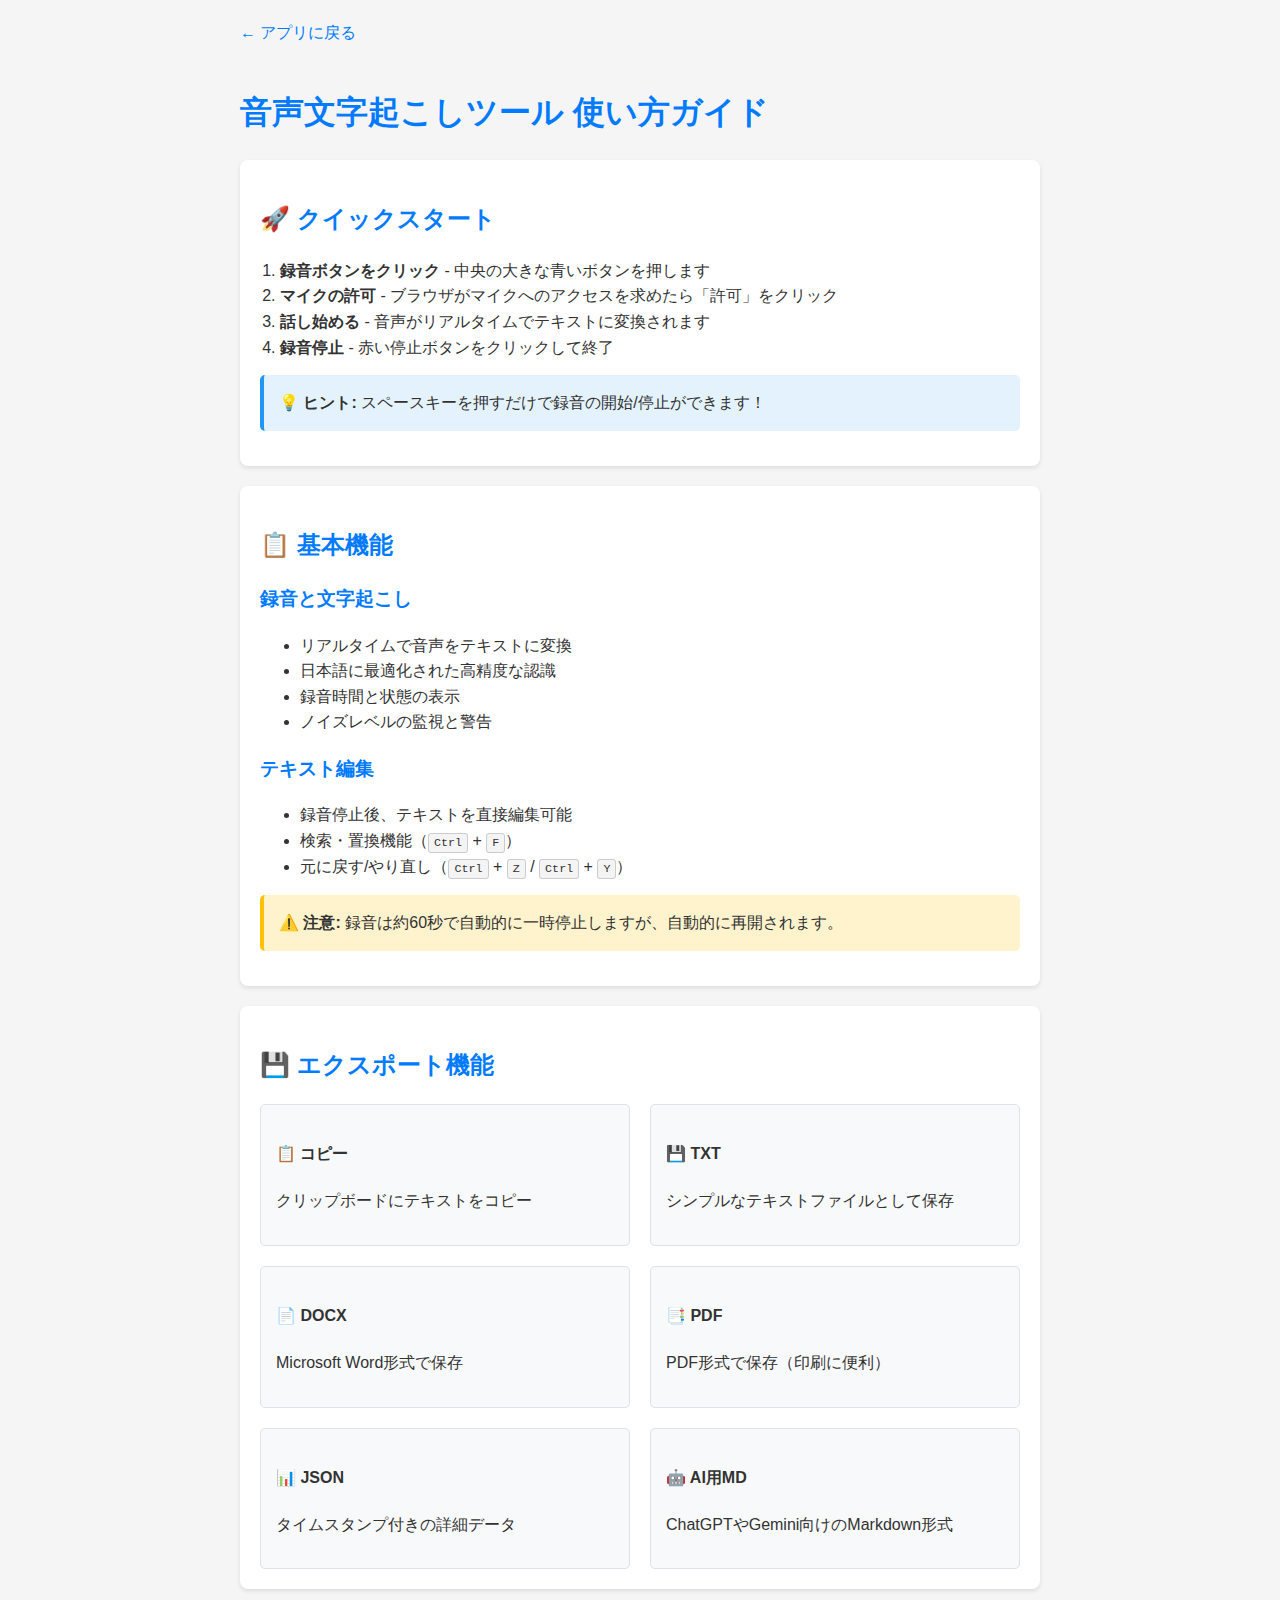
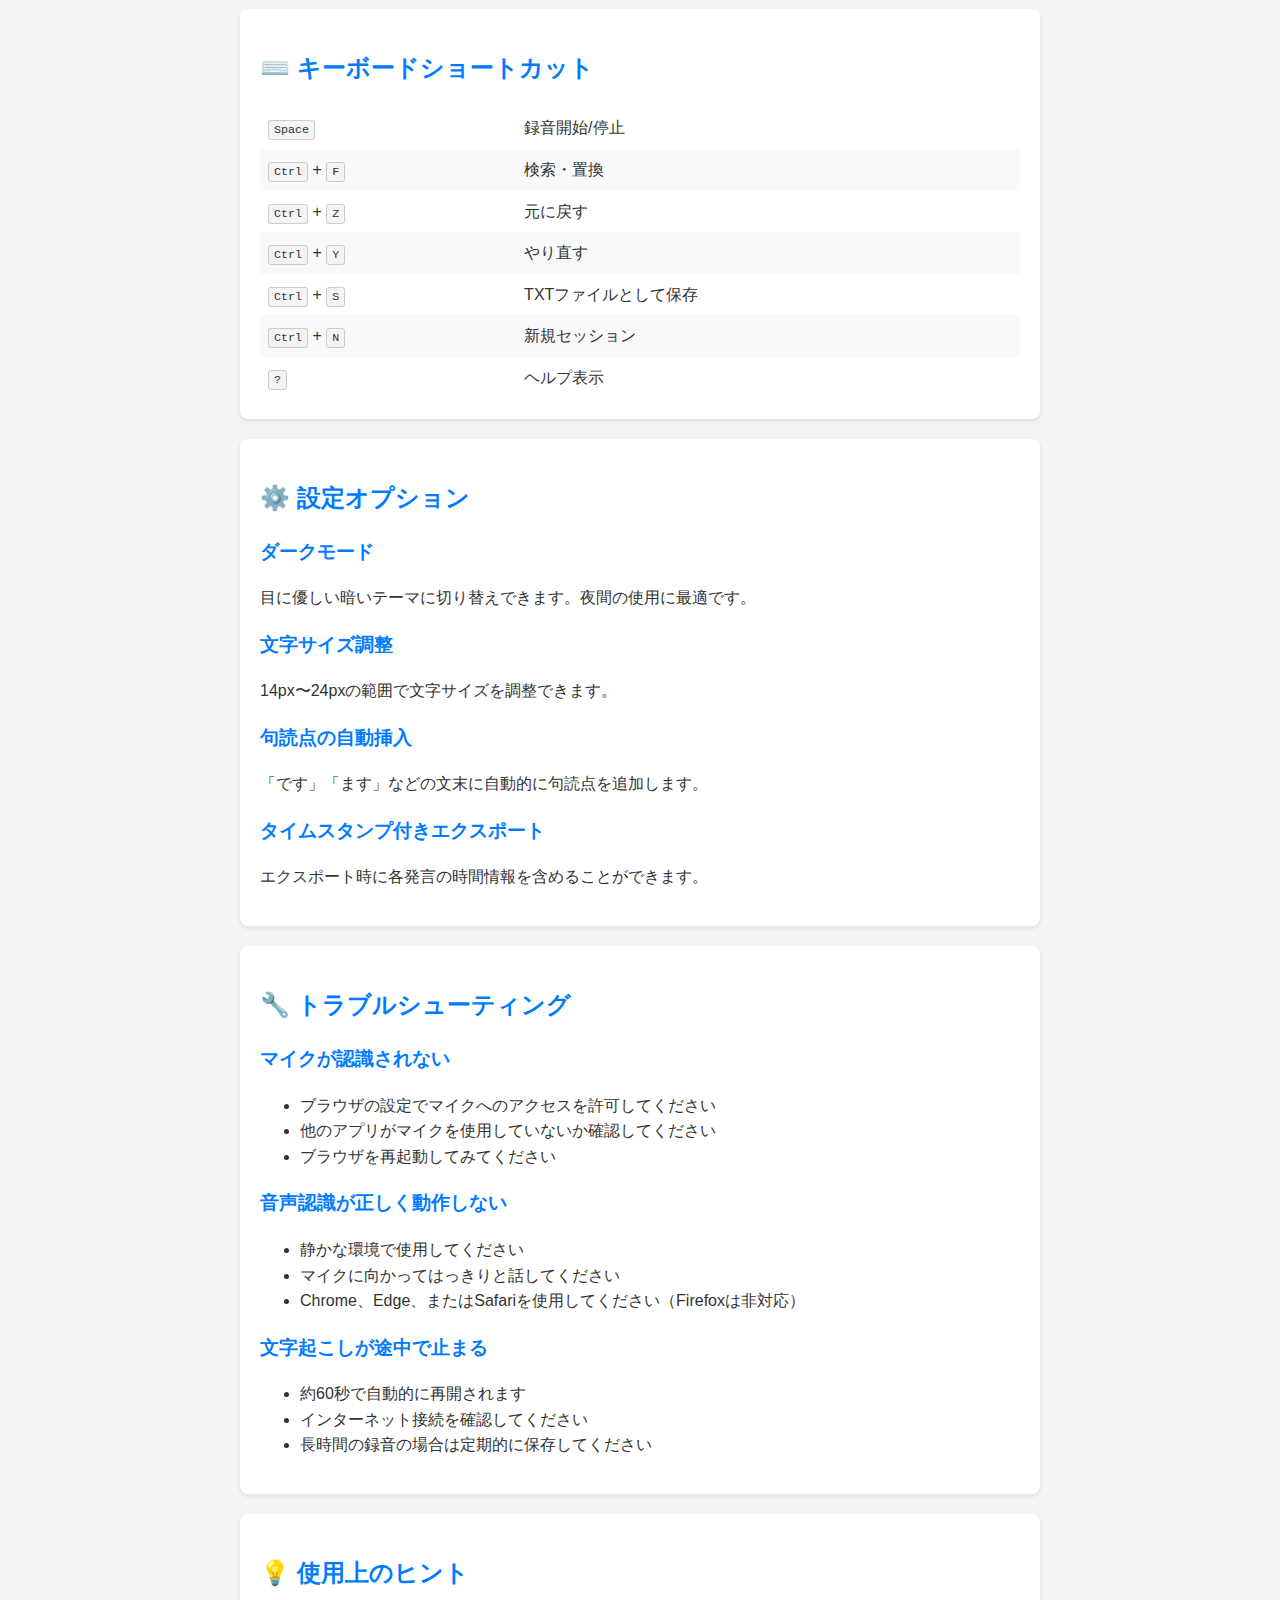
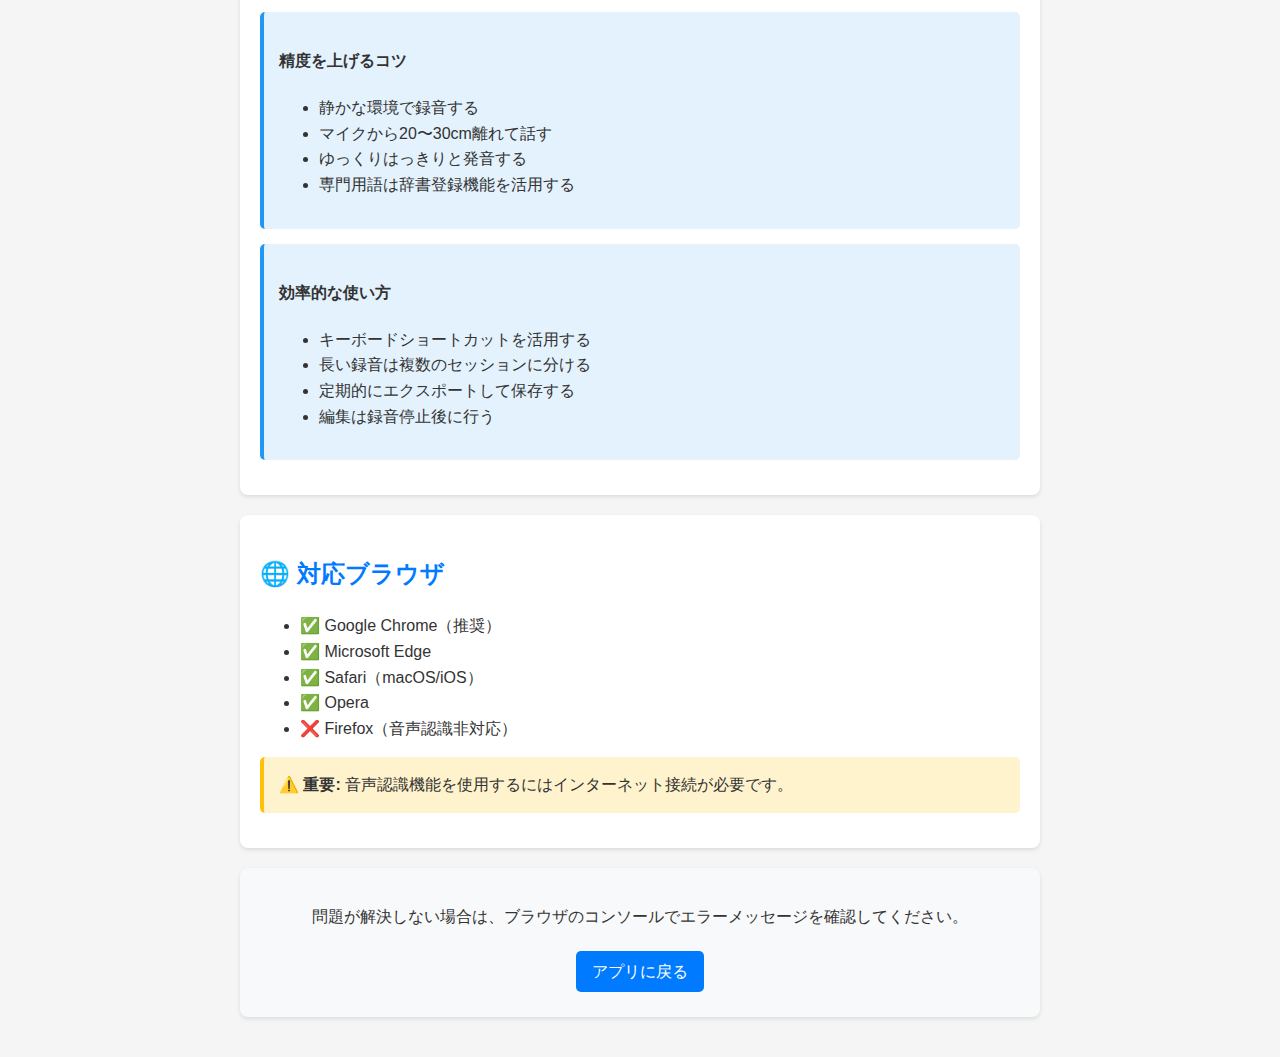
<file: guide.html>
<!DOCTYPE html>
<html lang="ja">
<head>
    <meta charset="UTF-8">
    <meta name="viewport" content="width=device-width, initial-scale=1.0">
    <title>音声文字起こしツール - 使い方ガイド</title>
    <link rel="icon" type="image/svg+xml" href="favicon.svg">
    <style>
        body {
            font-family: -apple-system, BlinkMacSystemFont, "Segoe UI", "Hiragino Sans", "Noto Sans JP", sans-serif;
            line-height: 1.6;
            color: #333;
            max-width: 800px;
            margin: 0 auto;
            padding: 20px;
            background-color: #f5f5f5;
        }
        h1, h2, h3 {
            color: #007BFF;
        }
        .section {
            background: white;
            padding: 20px;
            margin-bottom: 20px;
            border-radius: 8px;
            box-shadow: 0 2px 4px rgba(0,0,0,0.1);
        }
        .step {
            margin-bottom: 15px;
            padding-left: 20px;
        }
        .tip {
            background-color: #E3F2FD;
            padding: 15px;
            border-radius: 5px;
            border-left: 4px solid #2196F3;
            margin: 15px 0;
        }
        .warning {
            background-color: #FFF3CD;
            padding: 15px;
            border-radius: 5px;
            border-left: 4px solid #FFC107;
            margin: 15px 0;
        }
        kbd {
            background-color: #f4f4f4;
            border: 1px solid #ccc;
            border-radius: 3px;
            padding: 2px 5px;
            font-family: monospace;
            font-size: 0.9em;
        }
        .button-demo {
            display: inline-block;
            padding: 8px 16px;
            background-color: #007BFF;
            color: white;
            border-radius: 5px;
            text-decoration: none;
            margin: 5px;
        }
        .feature-grid {
            display: grid;
            grid-template-columns: repeat(auto-fit, minmax(250px, 1fr));
            gap: 20px;
            margin-top: 20px;
        }
        .feature-card {
            background-color: #f8f9fa;
            padding: 15px;
            border-radius: 5px;
            border: 1px solid #dee2e6;
        }
        .back-link {
            display: inline-block;
            margin-bottom: 20px;
            color: #007BFF;
            text-decoration: none;
        }
        .back-link:hover {
            text-decoration: underline;
        }
    </style>
</head>
<body>
    <a href="index.html" class="back-link">← アプリに戻る</a>
    
    <h1>音声文字起こしツール 使い方ガイド</h1>
    
    <div class="section">
        <h2>🚀 クイックスタート</h2>
        <ol class="step">
            <li><strong>録音ボタンをクリック</strong> - 中央の大きな青いボタンを押します</li>
            <li><strong>マイクの許可</strong> - ブラウザがマイクへのアクセスを求めたら「許可」をクリック</li>
            <li><strong>話し始める</strong> - 音声がリアルタイムでテキストに変換されます</li>
            <li><strong>録音停止</strong> - 赤い停止ボタンをクリックして終了</li>
        </ol>
        
        <div class="tip">
            💡 <strong>ヒント:</strong> スペースキーを押すだけで録音の開始/停止ができます！
        </div>
    </div>

    <div class="section">
        <h2>📋 基本機能</h2>
        
        <h3>録音と文字起こし</h3>
        <ul>
            <li>リアルタイムで音声をテキストに変換</li>
            <li>日本語に最適化された高精度な認識</li>
            <li>録音時間と状態の表示</li>
            <li>ノイズレベルの監視と警告</li>
        </ul>
        
        <h3>テキスト編集</h3>
        <ul>
            <li>録音停止後、テキストを直接編集可能</li>
            <li>検索・置換機能（<kbd>Ctrl</kbd> + <kbd>F</kbd>）</li>
            <li>元に戻す/やり直し（<kbd>Ctrl</kbd> + <kbd>Z</kbd> / <kbd>Ctrl</kbd> + <kbd>Y</kbd>）</li>
        </ul>
        
        <div class="warning">
            ⚠️ <strong>注意:</strong> 録音は約60秒で自動的に一時停止しますが、自動的に再開されます。
        </div>
    </div>

    <div class="section">
        <h2>💾 エクスポート機能</h2>
        <div class="feature-grid">
            <div class="feature-card">
                <h4>📋 コピー</h4>
                <p>クリップボードにテキストをコピー</p>
            </div>
            <div class="feature-card">
                <h4>💾 TXT</h4>
                <p>シンプルなテキストファイルとして保存</p>
            </div>
            <div class="feature-card">
                <h4>📄 DOCX</h4>
                <p>Microsoft Word形式で保存</p>
            </div>
            <div class="feature-card">
                <h4>📑 PDF</h4>
                <p>PDF形式で保存（印刷に便利）</p>
            </div>
            <div class="feature-card">
                <h4>📊 JSON</h4>
                <p>タイムスタンプ付きの詳細データ</p>
            </div>
            <div class="feature-card">
                <h4>🤖 AI用MD</h4>
                <p>ChatGPTやGemini向けのMarkdown形式</p>
            </div>
        </div>
    </div>

    <div class="section">
        <h2>⌨️ キーボードショートカット</h2>
        <table style="width: 100%; border-collapse: collapse;">
            <tr>
                <td style="padding: 8px;"><kbd>Space</kbd></td>
                <td>録音開始/停止</td>
            </tr>
            <tr style="background-color: #f8f9fa;">
                <td style="padding: 8px;"><kbd>Ctrl</kbd> + <kbd>F</kbd></td>
                <td>検索・置換</td>
            </tr>
            <tr>
                <td style="padding: 8px;"><kbd>Ctrl</kbd> + <kbd>Z</kbd></td>
                <td>元に戻す</td>
            </tr>
            <tr style="background-color: #f8f9fa;">
                <td style="padding: 8px;"><kbd>Ctrl</kbd> + <kbd>Y</kbd></td>
                <td>やり直す</td>
            </tr>
            <tr>
                <td style="padding: 8px;"><kbd>Ctrl</kbd> + <kbd>S</kbd></td>
                <td>TXTファイルとして保存</td>
            </tr>
            <tr style="background-color: #f8f9fa;">
                <td style="padding: 8px;"><kbd>Ctrl</kbd> + <kbd>N</kbd></td>
                <td>新規セッション</td>
            </tr>
            <tr>
                <td style="padding: 8px;"><kbd>?</kbd></td>
                <td>ヘルプ表示</td>
            </tr>
        </table>
    </div>

    <div class="section">
        <h2>⚙️ 設定オプション</h2>
        
        <h3>ダークモード</h3>
        <p>目に優しい暗いテーマに切り替えできます。夜間の使用に最適です。</p>
        
        <h3>文字サイズ調整</h3>
        <p>14px〜24pxの範囲で文字サイズを調整できます。</p>
        
        <h3>句読点の自動挿入</h3>
        <p>「です」「ます」などの文末に自動的に句読点を追加します。</p>
        
        <h3>タイムスタンプ付きエクスポート</h3>
        <p>エクスポート時に各発言の時間情報を含めることができます。</p>
    </div>

    <div class="section">
        <h2>🔧 トラブルシューティング</h2>
        
        <h3>マイクが認識されない</h3>
        <ul>
            <li>ブラウザの設定でマイクへのアクセスを許可してください</li>
            <li>他のアプリがマイクを使用していないか確認してください</li>
            <li>ブラウザを再起動してみてください</li>
        </ul>
        
        <h3>音声認識が正しく動作しない</h3>
        <ul>
            <li>静かな環境で使用してください</li>
            <li>マイクに向かってはっきりと話してください</li>
            <li>Chrome、Edge、またはSafariを使用してください（Firefoxは非対応）</li>
        </ul>
        
        <h3>文字起こしが途中で止まる</h3>
        <ul>
            <li>約60秒で自動的に再開されます</li>
            <li>インターネット接続を確認してください</li>
            <li>長時間の録音の場合は定期的に保存してください</li>
        </ul>
    </div>

    <div class="section">
        <h2>💡 使用上のヒント</h2>
        
        <div class="tip">
            <h4>精度を上げるコツ</h4>
            <ul>
                <li>静かな環境で録音する</li>
                <li>マイクから20〜30cm離れて話す</li>
                <li>ゆっくりはっきりと発音する</li>
                <li>専門用語は辞書登録機能を活用する</li>
            </ul>
        </div>
        
        <div class="tip">
            <h4>効率的な使い方</h4>
            <ul>
                <li>キーボードショートカットを活用する</li>
                <li>長い録音は複数のセッションに分ける</li>
                <li>定期的にエクスポートして保存する</li>
                <li>編集は録音停止後に行う</li>
            </ul>
        </div>
    </div>

    <div class="section">
        <h2>🌐 対応ブラウザ</h2>
        <ul>
            <li>✅ Google Chrome（推奨）</li>
            <li>✅ Microsoft Edge</li>
            <li>✅ Safari（macOS/iOS）</li>
            <li>✅ Opera</li>
            <li>❌ Firefox（音声認識非対応）</li>
        </ul>
        
        <div class="warning">
            ⚠️ <strong>重要:</strong> 音声認識機能を使用するにはインターネット接続が必要です。
        </div>
    </div>

    <div class="section" style="text-align: center; background-color: #f8f9fa;">
        <p>問題が解決しない場合は、ブラウザのコンソールでエラーメッセージを確認してください。</p>
        <a href="index.html" class="button-demo">アプリに戻る</a>
    </div>
</body>
</html>
</file>
